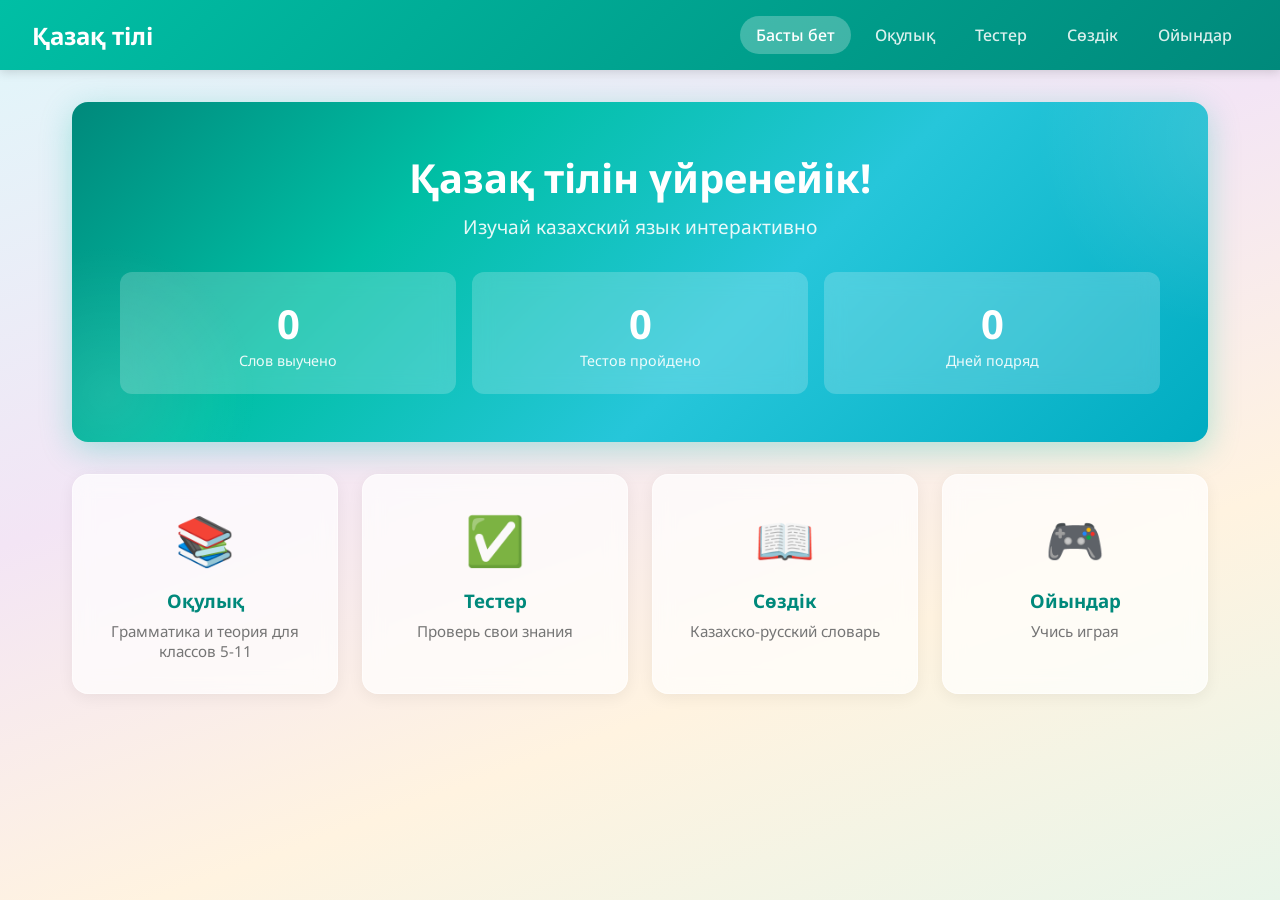
<file: index.html>
<!DOCTYPE html>
<html lang="ru">
<head>
    <meta charset="UTF-8">
    <meta name="viewport" content="width=device-width, initial-scale=1.0">
    <title>Қазақ тілі - Казахский язык 5-11</title>
    <meta name="description" content="Изучай казахский язык интерактивно - учебник, тесты, словарь и игры">
    <meta name="theme-color" content="#00BFA5">
    <meta name="apple-mobile-web-app-capable" content="yes">
    <meta name="apple-mobile-web-app-status-bar-style" content="black-translucent">
    <meta name="apple-mobile-web-app-title" content="Қазақ тілі">
    <link rel="manifest" href="manifest.json">
    <link rel="apple-touch-icon" href="icon-192.png">
    <link href="https://fonts.googleapis.com/css2?family=Noto+Sans:ital,wght@0,400;0,600;0,700;1,400&display=swap" rel="stylesheet">
    <link rel="stylesheet" href="style.css">
</head>
<body>
    <nav class="navbar">
        <div class="nav-brand">Қазақ тілі</div>
        <div class="nav-links">
            <a href="#" class="nav-link active" data-section="home">Басты бет</a>
            <a href="#" class="nav-link" data-section="textbook">Оқулық</a>
            <a href="#" class="nav-link" data-section="tests">Тестер</a>
            <a href="#" class="nav-link" data-section="dictionary">Сөздік</a>
            <a href="#" class="nav-link" data-section="games">Ойындар</a>
        </div>
        <button class="burger" id="burger">☰</button>
    </nav>

    <main class="container">
        <!-- ГЛАВНАЯ -->
        <section id="home" class="section active">
            <div class="hero">
                <h1>Қазақ тілін үйренейік!</h1>
                <p>Изучай казахский язык интерактивно</p>
                <div class="stats">
                    <div class="stat-card">
                        <div class="stat-number" id="wordsLearned">0</div>
                        <div class="stat-label">Слов выучено</div>
                    </div>
                    <div class="stat-card">
                        <div class="stat-number" id="testsCompleted">0</div>
                        <div class="stat-label">Тестов пройдено</div>
                    </div>
                    <div class="stat-card">
                        <div class="stat-number" id="streak">0</div>
                        <div class="stat-label">Дней подряд</div>
                    </div>
                </div>
            </div>

            <div class="features">
                <div class="feature-card" data-section="textbook">
                    <div class="feature-icon">📚</div>
                    <h3>Оқулық</h3>
                    <p>Грамматика и теория для классов 5-11</p>
                </div>
                <div class="feature-card" data-section="tests">
                    <div class="feature-icon">✅</div>
                    <h3>Тестер</h3>
                    <p>Проверь свои знания</p>
                </div>
                <div class="feature-card" data-section="dictionary">
                    <div class="feature-icon">📖</div>
                    <h3>Сөздік</h3>
                    <p>Казахско-русский словарь</p>
                </div>
                <div class="feature-card" data-section="games">
                    <div class="feature-icon">🎮</div>
                    <h3>Ойындар</h3>
                    <p>Учись играя</p>
                </div>
            </div>
        </section>

        <!-- УЧЕБНИК -->
        <section id="textbook" class="section">
            <h2>Оқулық - Учебник</h2>
            <div class="class-selector">
                <button class="class-btn active" data-class="5">5 класс</button>
                <button class="class-btn" data-class="6">6 класс</button>
                <button class="class-btn" data-class="7">7 класс</button>
                <button class="class-btn" data-class="8">8 класс</button>
                <button class="class-btn" data-class="9">9 класс</button>
                <button class="class-btn" data-class="10">10 класс</button>
                <button class="class-btn" data-class="11">11 класс</button>
            </div>

            <div class="topics-list" id="topicsList">
                <!-- Темы загружаются через JS -->
            </div>

            <div class="lesson-content" id="lessonContent" style="display:none;">
                <button class="back-btn" id="backToTopics">← Назад к темам</button>
                <div id="lessonBody"></div>
            </div>
        </section>

        <!-- ТЕСТЫ -->
        <section id="tests" class="section">
            <h2>Тестер - Тесты</h2>
            <div class="test-categories">
                <button class="test-cat-btn active" data-category="grammar">Грамматика</button>
                <button class="test-cat-btn" data-category="vocabulary">Лексика</button>
                <button class="test-cat-btn" data-category="reading">Чтение</button>
            </div>

            <div class="test-area" id="testArea">
                <div class="test-info" id="testInfo">
                    <p>Выбери тему и начни тест!</p>
                    <button class="start-test-btn" id="startTest">Начать тест</button>
                </div>
                <div class="test-question" id="testQuestion" style="display:none;">
                    <div class="question-counter" id="questionCounter">Вопрос 1/10</div>
                    <div class="question-text" id="questionText"></div>
                    <div class="answers" id="answers"></div>
                    <div class="test-progress">
                        <div class="progress-bar" id="testProgress"></div>
                    </div>
                </div>
                <div class="test-result" id="testResult" style="display:none;">
                    <div class="result-score" id="resultScore"></div>
                    <p id="resultText"></p>
                    <button class="retry-btn" id="retryTest">Пройти ещё раз</button>
                </div>
            </div>
        </section>

        <!-- СЛОВАРЬ -->
        <section id="dictionary" class="section">
            <h2>Сөздік - Словарь</h2>
            <div class="search-box">
                <input type="text" id="dictSearch" placeholder="Поиск слова..." autocomplete="off">
                <button class="search-btn" id="dictSearchBtn">🔍</button>
            </div>

            <div class="word-categories">
                <button class="word-cat active" data-category="all">Все</button>
                <button class="word-cat" data-category="family">Семья</button>
                <button class="word-cat" data-category="school">Школа</button>
                <button class="word-cat" data-category="food">Еда</button>
                <button class="word-cat" data-category="nature">Природа</button>
                <button class="word-cat" data-category="colors">Цвета</button>
                <button class="word-cat" data-category="numbers">Числа</button>
            </div>

            <div class="dictionary-list" id="dictionaryList">
                <!-- Слова загружаются через JS -->
            </div>
        </section>

        <!-- ИГРЫ -->
        <section id="games" class="section">
            <h2>Ойындар - Игры</h2>
            <div class="games-grid">
                <div class="game-card" id="gameMatch">
                    <div class="game-icon">🔗</div>
                    <h3>Сөзді тап</h3>
                    <p>Найди перевод слова</p>
                    <button class="play-btn">Играть</button>
                </div>
                <div class="game-card" id="gameFlash">
                    <div class="game-icon">🃏</div>
                    <h3>Карточки</h3>
                    <p>Запомни слова</p>
                    <button class="play-btn">Играть</button>
                </div>
                <div class="game-card" id="gameSpell">
                    <div class="game-icon">✏️</div>
                    <h3>Жаз</h3>
                    <p>Напиши слово правильно</p>
                    <button class="play-btn">Играть</button>
                </div>
            </div>

            <div class="game-area" id="gameArea" style="display:none;">
                <button class="back-btn" id="backToGames">← Назад к играм</button>
                <div id="gameContent"></div>
            </div>
        </section>
    </main>

    <script src="data.js"></script>
    <script src="app.js"></script>
    <script>
        if ('serviceWorker' in navigator) {
            navigator.serviceWorker.register('/service-worker.js')
                .then(reg => console.log('SW registered:', reg))
                .catch(err => console.log('SW error:', err));
        }
    </script>
</body>
</html>
</file>
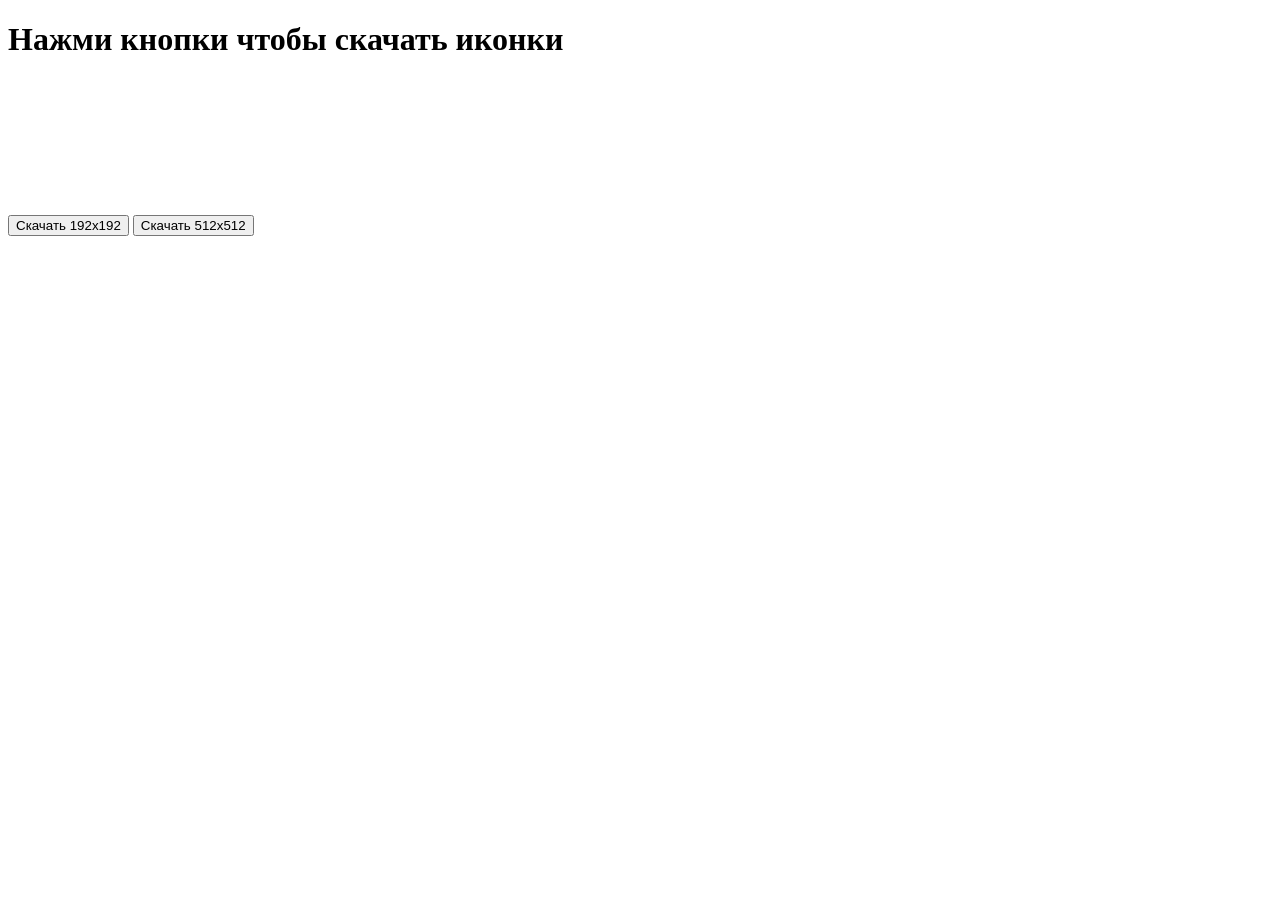
<file: generate-icons.html>
<!DOCTYPE html>
<html>
<head>
    <title>Generate Icons</title>
</head>
<body>
    <h1>Нажми кнопки чтобы скачать иконки</h1>
    <button onclick="downloadIcon(192)">Скачать 192x192</button>
    <button onclick="downloadIcon(512)">Скачать 512x512</button>
    <canvas id="canvas"></canvas>
    <script>
        function generateIcon(size) {
            const canvas = document.getElementById('canvas');
            canvas.width = size;
            canvas.height = size;
            const ctx = canvas.getContext('2d');
            
            // Фон
            const gradient = ctx.createLinearGradient(0, 0, size, size);
            gradient.addColorStop(0, '#00BFA5');
            gradient.addColorStop(1, '#00897B');
            ctx.fillStyle = gradient;
            ctx.fillRect(0, 0, size, size);
            
            // Буква Қ
            ctx.fillStyle = 'white';
            ctx.font = `bold ${size * 0.5}px Arial`;
            ctx.textAlign = 'center';
            ctx.textBaseline = 'middle';
            ctx.fillText('Қ', size/2, size/2);
            
            return canvas.toDataURL('image/png');
        }
        
        function downloadIcon(size) {
            const dataUrl = generateIcon(size);
            const link = document.createElement('a');
            link.download = `icon-${size}.png`;
            link.href = dataUrl;
            link.click();
        }
    </script>
</body>
</html>
</file>
<file: style.css>
* {
    margin: 0;
    padding: 0;
    box-sizing: border-box;
}

:root {
    --primary: #00BFA5;
    --primary-dark: #00897B;
    --secondary: #FF6F00;
    --accent: #E91E63;
    --bg: #F5F5F5;
    --card-bg: #FFFFFF;
    --text: #212121;
    --text-light: #757575;
    --success: #4CAF50;
    --error: #F44336;
    --gradient: linear-gradient(135deg, #00BFA5, #00897B);
    --shadow: 0 4px 20px rgba(0,0,0,0.1);
    --radius: 16px;
}

body {
    font-family: 'Noto Sans', 'Segoe UI', Tahoma, Geneva, Verdana, sans-serif;
    background: linear-gradient(160deg, #E0F7FA 0%, #F3E5F5 40%, #FFF3E0 70%, #E8F5E9 100%);
    background-attachment: fixed;
    color: var(--text);
    min-height: 100vh;
}

.lesson-content, .lesson-content * {
    font-family: 'Noto Sans', 'Segoe UI', Tahoma, Geneva, Verdana, sans-serif !important;
}

/* NAVBAR */
.navbar {
    background: var(--gradient);
    padding: 1rem 2rem;
    display: flex;
    align-items: center;
    justify-content: space-between;
    position: sticky;
    top: 0;
    z-index: 100;
    box-shadow: 0 2px 10px rgba(0,0,0,0.15);
}

.nav-brand {
    font-size: 1.5rem;
    font-weight: bold;
    color: white;
}

.nav-links {
    display: flex;
    gap: 0.5rem;
}

.nav-link {
    color: rgba(255,255,255,0.85);
    text-decoration: none;
    padding: 0.5rem 1rem;
    border-radius: 25px;
    transition: all 0.3s;
    font-weight: 500;
}

.nav-link:hover, .nav-link.active {
    background: rgba(255,255,255,0.25);
    color: white;
}

.burger {
    display: none;
    background: none;
    border: none;
    color: white;
    font-size: 1.5rem;
    cursor: pointer;
}

/* CONTAINER */
.container {
    max-width: 1200px;
    margin: 0 auto;
    padding: 2rem;
}

/* SECTIONS */
.section {
    display: none;
    animation: fadeIn 0.4s ease;
}

.section.active {
    display: block;
}

@keyframes fadeIn {
    from { opacity: 0; transform: translateY(10px); }
    to { opacity: 1; transform: translateY(0); }
}

/* HERO */
.hero {
    background: linear-gradient(135deg, #00897B 0%, #00BFA5 30%, #26C6DA 60%, #00ACC1 100%);
    color: white;
    padding: 3rem;
    border-radius: var(--radius);
    text-align: center;
    margin-bottom: 2rem;
    box-shadow: 0 8px 32px rgba(0,191,165,0.3);
    position: relative;
    overflow: hidden;
}

.hero::before {
    content: '';
    position: absolute;
    top: -50%;
    right: -20%;
    width: 400px;
    height: 400px;
    background: radial-gradient(circle, rgba(255,255,255,0.15) 0%, transparent 70%);
    border-radius: 50%;
}

.hero::after {
    content: '';
    position: absolute;
    bottom: -30%;
    left: -10%;
    width: 300px;
    height: 300px;
    background: radial-gradient(circle, rgba(255,255,255,0.1) 0%, transparent 70%);
    border-radius: 50%;
}

.hero h1 {
    font-size: 2.5rem;
    margin-bottom: 0.5rem;
}

.hero p {
    font-size: 1.2rem;
    opacity: 0.9;
}

/* STATS */
.stats {
    display: grid;
    grid-template-columns: repeat(3, 1fr);
    gap: 1rem;
    margin-top: 2rem;
}

.stat-card {
    background: rgba(255,255,255,0.2);
    padding: 1.5rem;
    border-radius: 12px;
    backdrop-filter: blur(10px);
}

.stat-number {
    font-size: 2.5rem;
    font-weight: bold;
}

.stat-label {
    font-size: 0.9rem;
    opacity: 0.9;
}

/* FEATURES */
.features {
    display: grid;
    grid-template-columns: repeat(auto-fit, minmax(220px, 1fr));
    gap: 1.5rem;
}

.feature-card {
    background: rgba(255,255,255,0.7);
    backdrop-filter: blur(10px);
    -webkit-backdrop-filter: blur(10px);
    padding: 2rem;
    border-radius: var(--radius);
    text-align: center;
    cursor: pointer;
    transition: all 0.3s;
    box-shadow: 0 4px 16px rgba(0,0,0,0.06);
    border: 1px solid rgba(255,255,255,0.5);
}

.feature-card:hover {
    transform: translateY(-8px);
    box-shadow: 0 8px 30px rgba(0,0,0,0.15);
}

.feature-icon {
    font-size: 3rem;
    margin-bottom: 1rem;
}

.feature-card h3 {
    color: var(--primary-dark);
    margin-bottom: 0.5rem;
}

.feature-card p {
    color: var(--text-light);
    font-size: 0.95rem;
}

/* CLASS SELECTOR */
.class-selector {
    display: flex;
    flex-wrap: wrap;
    gap: 0.5rem;
    margin-bottom: 1.5rem;
}

.class-btn {
    padding: 0.6rem 1.2rem;
    border: 2px solid var(--primary);
    background: white;
    color: var(--primary);
    border-radius: 25px;
    cursor: pointer;
    font-weight: 600;
    transition: all 0.3s;
}

.class-btn:hover, .class-btn.active {
    background: var(--primary);
    color: white;
}

/* TOPICS LIST */
.topics-list {
    display: grid;
    gap: 1rem;
}

.topic-item {
    background: rgba(255,255,255,0.65);
    backdrop-filter: blur(8px);
    -webkit-backdrop-filter: blur(8px);
    padding: 1.2rem 1.5rem;
    border-radius: 12px;
    cursor: pointer;
    transition: all 0.3s;
    display: flex;
    align-items: center;
    gap: 1rem;
    box-shadow: 0 2px 8px rgba(0,0,0,0.06);
    border: 1px solid rgba(255,255,255,0.5);
}

.topic-item:hover {
    transform: translateX(8px);
    box-shadow: var(--shadow);
    border-left: 4px solid var(--primary);
}

.topic-number {
    background: var(--gradient);
    color: white;
    width: 40px;
    height: 40px;
    border-radius: 50%;
    display: flex;
    align-items: center;
    justify-content: center;
    font-weight: bold;
    flex-shrink: 0;
}

.topic-title {
    font-weight: 600;
    font-size: 1.05rem;
}

.topic-desc {
    color: var(--text-light);
    font-size: 0.85rem;
}

/* LESSON CONTENT */
.lesson-content {
    background: rgba(255,255,255,0.7);
    backdrop-filter: blur(10px);
    -webkit-backdrop-filter: blur(10px);
    padding: 2rem;
    border-radius: var(--radius);
    box-shadow: 0 4px 16px rgba(0,0,0,0.06);
    line-height: 1.8;
    border: 1px solid rgba(255,255,255,0.5);
}

.lesson-content h3 {
    color: var(--primary-dark);
    margin: 1.5rem 0 0.8rem;
    font-size: 1.3rem;
}

.lesson-content p {
    margin-bottom: 0.8rem;
}

.lesson-content .example {
    background: #E0F2F1;
    padding: 1rem 1.5rem;
    border-radius: 10px;
    margin: 0.8rem 0;
    border-left: 4px solid var(--primary);
}

.lesson-content .example strong {
    color: var(--primary-dark);
}

.lesson-content .table-wrapper {
    overflow-x: auto;
    margin: 1rem 0;
}

.lesson-content table {
    width: 100%;
    border-collapse: collapse;
}

.lesson-content th, .lesson-content td {
    padding: 0.7rem 1rem;
    text-align: left;
    border-bottom: 1px solid #eee;
}

.lesson-content th {
    background: var(--primary);
    color: white;
}

.lesson-content tr:hover {
    background: #f0f0f0;
}

.back-btn {
    background: none;
    border: none;
    color: var(--primary);
    font-size: 1rem;
    cursor: pointer;
    margin-bottom: 1rem;
    font-weight: 600;
}

.back-btn:hover {
    text-decoration: underline;
}

/* TESTS */
.test-categories {
    display: flex;
    gap: 0.5rem;
    margin-bottom: 1.5rem;
    flex-wrap: wrap;
}

.test-cat-btn {
    padding: 0.6rem 1.5rem;
    border: 2px solid var(--secondary);
    background: white;
    color: var(--secondary);
    border-radius: 25px;
    cursor: pointer;
    font-weight: 600;
    transition: all 0.3s;
}

.test-cat-btn:hover, .test-cat-btn.active {
    background: var(--secondary);
    color: white;
}

.test-area {
    background: var(--card-bg);
    padding: 2rem;
    border-radius: var(--radius);
    box-shadow: var(--shadow);
    text-align: center;
    min-height: 300px;
}

.start-test-btn {
    background: var(--gradient);
    color: white;
    border: none;
    padding: 1rem 2.5rem;
    font-size: 1.1rem;
    border-radius: 30px;
    cursor: pointer;
    font-weight: 600;
    margin-top: 1rem;
    transition: all 0.3s;
}

.start-test-btn:hover {
    transform: scale(1.05);
    box-shadow: 0 4px 15px rgba(0,191,165,0.4);
}

.question-counter {
    color: var(--text-light);
    margin-bottom: 1rem;
    font-weight: 600;
}

.question-text {
    font-size: 1.3rem;
    font-weight: 600;
    margin-bottom: 1.5rem;
    padding: 1rem;
    background: #F5F5F5;
    border-radius: 12px;
}

.answers {
    display: grid;
    gap: 0.8rem;
    max-width: 600px;
    margin: 0 auto;
}

.answer-btn {
    padding: 1rem 1.5rem;
    border: 2px solid #E0E0E0;
    background: white;
    border-radius: 12px;
    cursor: pointer;
    font-size: 1rem;
    transition: all 0.3s;
    text-align: left;
}

.answer-btn:hover {
    border-color: var(--primary);
    background: #E0F2F1;
}

.answer-btn.correct {
    border-color: var(--success);
    background: #E8F5E9;
    color: var(--success);
}

.answer-btn.wrong {
    border-color: var(--error);
    background: #FFEBEE;
    color: var(--error);
}

.progress-bar {
    height: 6px;
    background: #E0E0E0;
    border-radius: 3px;
    margin-top: 1.5rem;
    overflow: hidden;
}

.progress-bar::after {
    content: '';
    display: block;
    height: 100%;
    background: var(--gradient);
    border-radius: 3px;
    transition: width 0.3s;
}

.result-score {
    font-size: 4rem;
    font-weight: bold;
    color: var(--primary);
    margin: 1rem 0;
}

.retry-btn {
    background: var(--secondary);
    color: white;
    border: none;
    padding: 0.8rem 2rem;
    border-radius: 25px;
    cursor: pointer;
    font-size: 1rem;
    font-weight: 600;
    margin-top: 1rem;
    transition: all 0.3s;
}

.retry-btn:hover {
    transform: scale(1.05);
}

/* DICTIONARY */
.search-box {
    display: flex;
    gap: 0.5rem;
    margin-bottom: 1.5rem;
}

.search-box input {
    flex: 1;
    padding: 1rem 1.5rem;
    border: 2px solid #E0E0E0;
    border-radius: 30px;
    font-size: 1rem;
    transition: border-color 0.3s;
}

.search-box input:focus {
    outline: none;
    border-color: var(--primary);
}

.search-btn {
    background: var(--gradient);
    color: white;
    border: none;
    width: 50px;
    height: 50px;
    border-radius: 50%;
    cursor: pointer;
    font-size: 1.2rem;
    transition: transform 0.3s;
}

.search-btn:hover {
    transform: scale(1.1);
}

.word-categories {
    display: flex;
    gap: 0.5rem;
    margin-bottom: 1.5rem;
    flex-wrap: wrap;
}

.word-cat {
    padding: 0.5rem 1rem;
    border: 2px solid var(--accent);
    background: white;
    color: var(--accent);
    border-radius: 20px;
    cursor: pointer;
    font-weight: 600;
    font-size: 0.9rem;
    transition: all 0.3s;
}

.word-cat:hover, .word-cat.active {
    background: var(--accent);
    color: white;
}

.dictionary-list {
    display: grid;
    grid-template-columns: repeat(auto-fill, minmax(250px, 1fr));
    gap: 1rem;
}

.word-card {
    background: var(--card-bg);
    padding: 1.2rem;
    border-radius: 12px;
    box-shadow: 0 2px 8px rgba(0,0,0,0.06);
    transition: all 0.3s;
    cursor: pointer;
}

.word-card:hover {
    transform: translateY(-4px);
    box-shadow: var(--shadow);
}

.word-kz {
    font-size: 1.2rem;
    font-weight: bold;
    color: var(--primary-dark);
}

.word-ru {
    color: var(--text-light);
    margin-top: 0.3rem;
}

.word-category {
    display: inline-block;
    background: #E0F2F1;
    color: var(--primary);
    padding: 0.2rem 0.6rem;
    border-radius: 10px;
    font-size: 0.75rem;
    margin-top: 0.5rem;
}

/* GAMES */
.games-grid {
    display: grid;
    grid-template-columns: repeat(auto-fit, minmax(250px, 1fr));
    gap: 1.5rem;
}

.game-card {
    background: rgba(255,255,255,0.65);
    backdrop-filter: blur(10px);
    -webkit-backdrop-filter: blur(10px);
    padding: 2rem;
    border-radius: var(--radius);
    text-align: center;
    box-shadow: 0 4px 16px rgba(0,0,0,0.06);
    transition: all 0.3s;
    border: 1px solid rgba(255,255,255,0.5);
}

.game-card:hover {
    transform: translateY(-5px);
    box-shadow: 0 8px 30px rgba(0,0,0,0.15);
}

.game-icon {
    font-size: 3rem;
    margin-bottom: 1rem;
}

.game-card h3 {
    color: var(--primary-dark);
    margin-bottom: 0.5rem;
}

.game-card p {
    color: var(--text-light);
    margin-bottom: 1rem;
}

.play-btn {
    background: var(--gradient);
    color: white;
    border: none;
    padding: 0.7rem 2rem;
    border-radius: 25px;
    cursor: pointer;
    font-weight: 600;
    transition: all 0.3s;
}

.play-btn:hover {
    transform: scale(1.05);
}

.game-area {
    background: var(--card-bg);
    padding: 2rem;
    border-radius: var(--radius);
    box-shadow: var(--shadow);
    min-height: 300px;
}

.match-game {
    display: grid;
    grid-template-columns: 1fr 1fr;
    gap: 2rem;
    max-width: 700px;
    margin: 0 auto;
}

.match-column {
    display: flex;
    flex-direction: column;
    gap: 0.8rem;
}

.match-item {
    padding: 1rem;
    border: 2px solid #E0E0E0;
    border-radius: 12px;
    cursor: pointer;
    text-align: center;
    font-weight: 600;
    transition: all 0.3s;
}

.match-item:hover {
    border-color: var(--primary);
    background: #E0F2F1;
}

.match-item.selected {
    border-color: var(--secondary);
    background: #FFF3E0;
}

.match-item.matched {
    border-color: var(--success);
    background: #E8F5E9;
    opacity: 0.7;
    pointer-events: none;
}

.flashcard-container {
    display: flex;
    justify-content: center;
    align-items: center;
    min-height: 300px;
    perspective: 1000px;
}

.flashcard {
    width: 300px;
    height: 200px;
    position: relative;
    cursor: pointer;
    transform-style: preserve-3d;
    transition: transform 0.6s;
}

.flashcard.flipped {
    transform: rotateY(180deg);
}

.flashcard-front, .flashcard-back {
    position: absolute;
    width: 100%;
    height: 100%;
    backface-visibility: hidden;
    display: flex;
    flex-direction: column;
    align-items: center;
    justify-content: center;
    border-radius: var(--radius);
    font-size: 1.5rem;
    font-weight: bold;
}

.flashcard-front {
    background: var(--gradient);
    color: white;
}

.flashcard-back {
    background: white;
    border: 3px solid var(--primary);
    color: var(--primary-dark);
    transform: rotateY(180deg);
}

.flashcard-hint {
    font-size: 0.9rem;
    font-weight: normal;
    opacity: 0.8;
    margin-top: 0.5rem;
}

.flashcard-nav {
    display: flex;
    justify-content: center;
    gap: 1rem;
    margin-top: 1.5rem;
}

.flashcard-nav button {
    padding: 0.6rem 1.5rem;
    border: none;
    border-radius: 25px;
    cursor: pointer;
    font-weight: 600;
    transition: all 0.3s;
}

.flashcard-nav .prev-btn {
    background: #E0E0E0;
    color: var(--text);
}

.flashcard-nav .next-btn {
    background: var(--gradient);
    color: white;
}

.spell-game {
    text-align: center;
    max-width: 500px;
    margin: 0 auto;
}

.spell-word {
    font-size: 2rem;
    font-weight: bold;
    color: var(--primary-dark);
    margin: 1rem 0;
}

.spell-hint {
    color: var(--text-light);
    margin-bottom: 1rem;
}

.spell-input {
    width: 100%;
    padding: 1rem;
    border: 2px solid #E0E0E0;
    border-radius: 12px;
    font-size: 1.2rem;
    text-align: center;
    margin-bottom: 1rem;
}

.spell-input:focus {
    outline: none;
    border-color: var(--primary);
}

.spell-check-btn {
    background: var(--gradient);
    color: white;
    border: none;
    padding: 0.8rem 2rem;
    border-radius: 25px;
    cursor: pointer;
    font-weight: 600;
    font-size: 1rem;
    transition: all 0.3s;
}

.spell-check-btn:hover {
    transform: scale(1.05);
}

.spell-feedback {
    margin-top: 1rem;
    font-weight: 600;
    font-size: 1.1rem;
}

/* RESPONSIVE */
@media (max-width: 768px) {
    .nav-links {
        display: none;
        position: absolute;
        top: 100%;
        left: 0;
        right: 0;
        background: var(--primary-dark);
        flex-direction: column;
        padding: 1rem;
    }

    .nav-links.show {
        display: flex;
    }

    .burger {
        display: block;
    }

    .hero h1 {
        font-size: 1.8rem;
    }

    .stats {
        grid-template-columns: 1fr;
    }

    .match-game {
        grid-template-columns: 1fr;
    }

    .container {
        padding: 1rem;
    }
}
</file>
